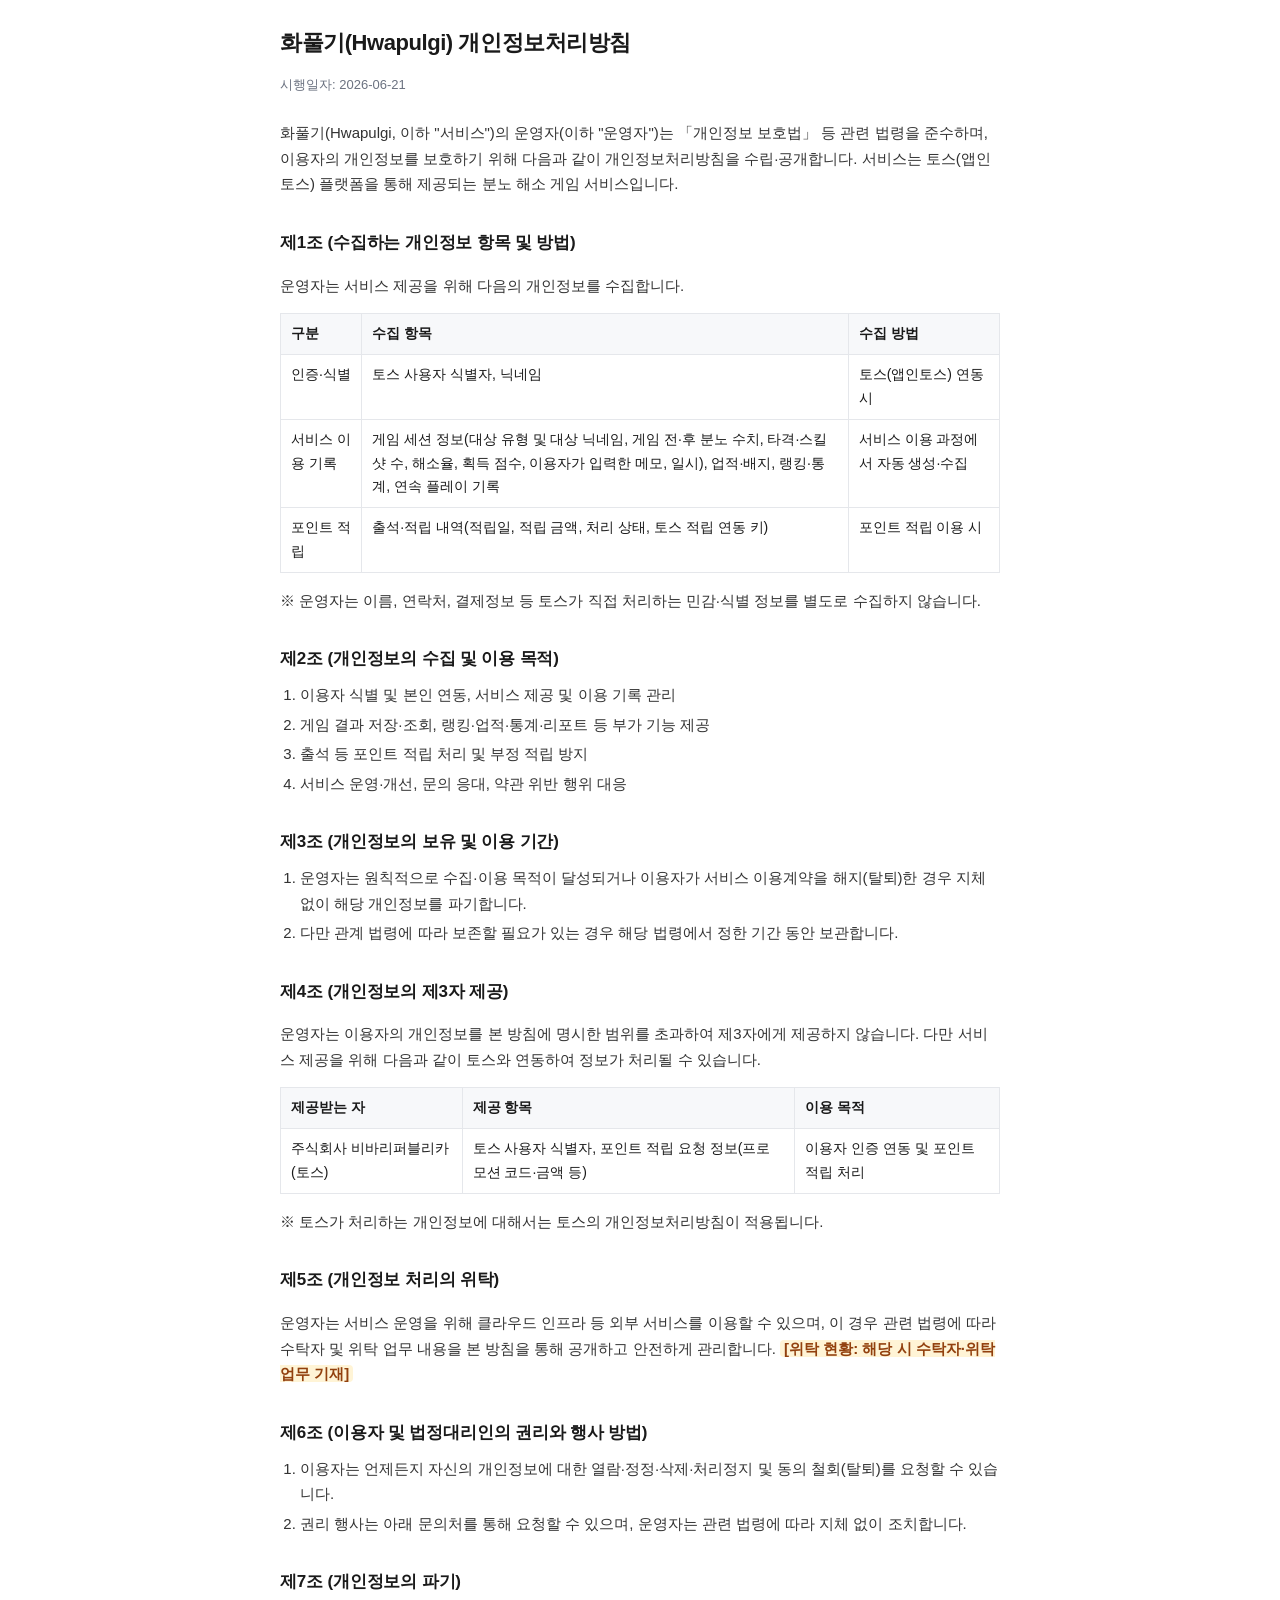
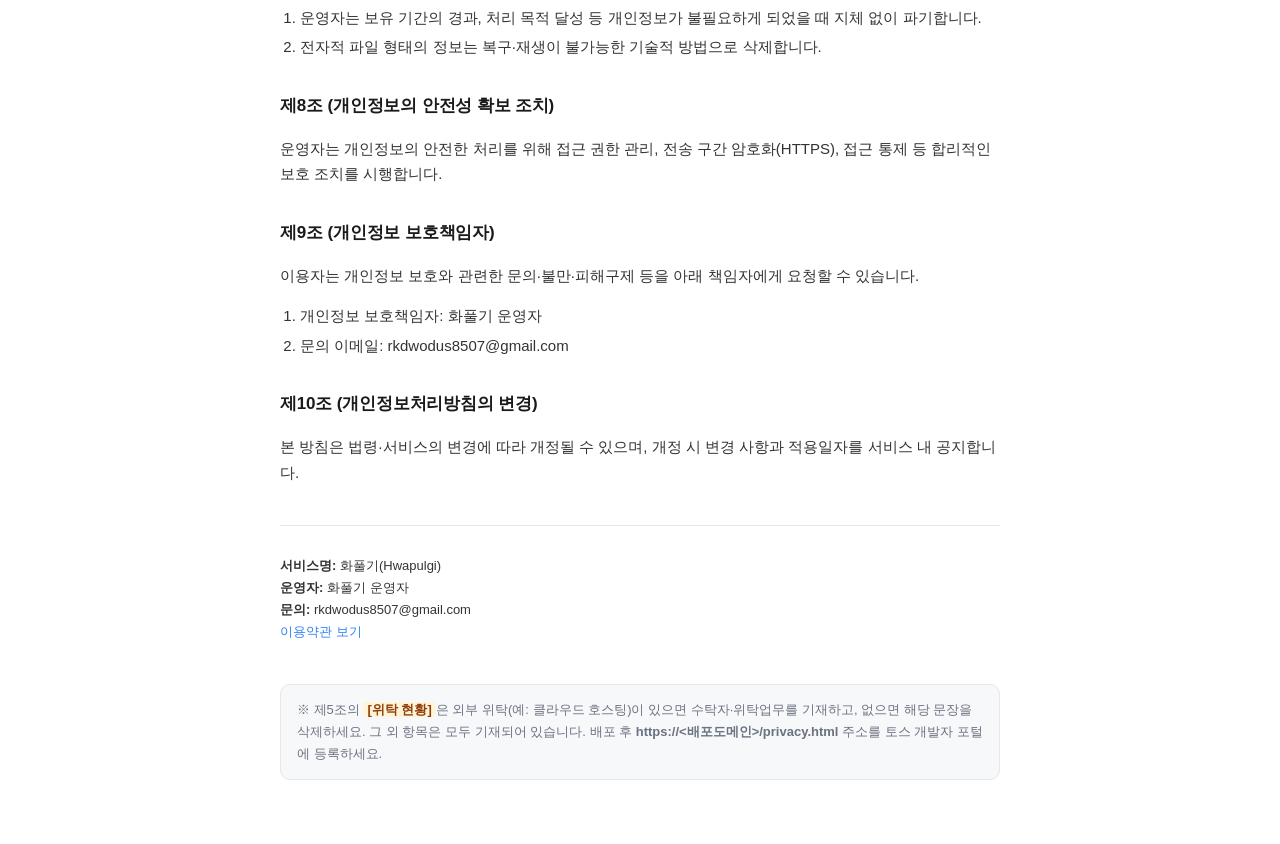
<file: src/main/resources/static/privacy.html>
<!DOCTYPE html>
<html lang="ko">
<head>
  <meta charset="UTF-8" />
  <meta name="viewport" content="width=device-width, initial-scale=1.0" />
  <meta name="robots" content="noindex" />
  <title>화풀기(Hwapulgi) 개인정보처리방침</title>
  <style>
    :root { --fg: #1a1a1a; --muted: #6b7280; --line: #e5e7eb; --accent: #3182f6; }
    * { box-sizing: border-box; }
    body {
      margin: 0;
      padding: 24px 18px 64px;
      color: var(--fg);
      background: #fff;
      font-family: -apple-system, BlinkMacSystemFont, "Apple SD Gothic Neo", "Pretendard",
                   "Malgun Gothic", "Noto Sans KR", sans-serif;
      line-height: 1.7;
      font-size: 15px;
      -webkit-text-size-adjust: 100%;
    }
    .wrap { max-width: 720px; margin: 0 auto; }
    h1 { font-size: 22px; margin: 0 0 4px; letter-spacing: -0.02em; }
    .updated { color: var(--muted); font-size: 13px; margin-bottom: 24px; }
    h2 { font-size: 17px; margin: 32px 0 8px; letter-spacing: -0.01em; }
    p, li { color: #333; }
    ol.sub { margin: 6px 0 0; padding-left: 20px; }
    ol.sub > li { margin: 4px 0; }
    a { color: var(--accent); text-decoration: none; }
    a:hover { text-decoration: underline; }
    table { width: 100%; border-collapse: collapse; margin: 10px 0; font-size: 14px; }
    th, td { border: 1px solid var(--line); padding: 8px 10px; text-align: left; vertical-align: top; }
    th { background: #f7f8fa; font-weight: 600; white-space: nowrap; }
    .note {
      margin-top: 40px; padding: 14px 16px; background: #f7f8fa;
      border: 1px solid var(--line); border-radius: 10px; font-size: 13px; color: var(--muted);
    }
    .ph { background: #fff4d6; border-radius: 4px; padding: 0 4px; color: #92400e; font-weight: 600; }
    footer { margin-top: 40px; padding-top: 16px; border-top: 1px solid var(--line);
             font-size: 13px; color: var(--muted); }
  </style>
</head>
<body>
  <div class="wrap">
    <h1>화풀기(Hwapulgi) 개인정보처리방침</h1>
    <p class="updated">시행일자: 2026-06-21</p>

    <p>화풀기(Hwapulgi, 이하 "서비스")의 운영자(이하 "운영자")는 「개인정보 보호법」 등 관련 법령을 준수하며,
       이용자의 개인정보를 보호하기 위해 다음과 같이 개인정보처리방침을 수립·공개합니다. 서비스는 토스(앱인토스)
       플랫폼을 통해 제공되는 분노 해소 게임 서비스입니다.</p>

    <h2>제1조 (수집하는 개인정보 항목 및 방법)</h2>
    <p>운영자는 서비스 제공을 위해 다음의 개인정보를 수집합니다.</p>
    <table>
      <thead>
        <tr><th>구분</th><th>수집 항목</th><th>수집 방법</th></tr>
      </thead>
      <tbody>
        <tr>
          <td>인증·식별</td>
          <td>토스 사용자 식별자, 닉네임</td>
          <td>토스(앱인토스) 연동 시</td>
        </tr>
        <tr>
          <td>서비스 이용 기록</td>
          <td>게임 세션 정보(대상 유형 및 대상 닉네임, 게임 전·후 분노 수치, 타격·스킬샷 수,
              해소율, 획득 점수, 이용자가 입력한 메모, 일시), 업적·배지, 랭킹·통계, 연속 플레이 기록</td>
          <td>서비스 이용 과정에서 자동 생성·수집</td>
        </tr>
        <tr>
          <td>포인트 적립</td>
          <td>출석·적립 내역(적립일, 적립 금액, 처리 상태, 토스 적립 연동 키)</td>
          <td>포인트 적립 이용 시</td>
        </tr>
      </tbody>
    </table>
    <p>※ 운영자는 이름, 연락처, 결제정보 등 토스가 직접 처리하는 민감·식별 정보를 별도로 수집하지 않습니다.</p>

    <h2>제2조 (개인정보의 수집 및 이용 목적)</h2>
    <ol class="sub">
      <li>이용자 식별 및 본인 연동, 서비스 제공 및 이용 기록 관리</li>
      <li>게임 결과 저장·조회, 랭킹·업적·통계·리포트 등 부가 기능 제공</li>
      <li>출석 등 포인트 적립 처리 및 부정 적립 방지</li>
      <li>서비스 운영·개선, 문의 응대, 약관 위반 행위 대응</li>
    </ol>

    <h2>제3조 (개인정보의 보유 및 이용 기간)</h2>
    <ol class="sub">
      <li>운영자는 원칙적으로 수집·이용 목적이 달성되거나 이용자가 서비스 이용계약을 해지(탈퇴)한 경우
          지체 없이 해당 개인정보를 파기합니다.</li>
      <li>다만 관계 법령에 따라 보존할 필요가 있는 경우 해당 법령에서 정한 기간 동안 보관합니다.</li>
    </ol>

    <h2>제4조 (개인정보의 제3자 제공)</h2>
    <p>운영자는 이용자의 개인정보를 본 방침에 명시한 범위를 초과하여 제3자에게 제공하지 않습니다.
       다만 서비스 제공을 위해 다음과 같이 토스와 연동하여 정보가 처리될 수 있습니다.</p>
    <table>
      <thead>
        <tr><th>제공받는 자</th><th>제공 항목</th><th>이용 목적</th></tr>
      </thead>
      <tbody>
        <tr>
          <td>주식회사 비바리퍼블리카(토스)</td>
          <td>토스 사용자 식별자, 포인트 적립 요청 정보(프로모션 코드·금액 등)</td>
          <td>이용자 인증 연동 및 포인트 적립 처리</td>
        </tr>
      </tbody>
    </table>
    <p>※ 토스가 처리하는 개인정보에 대해서는 토스의 개인정보처리방침이 적용됩니다.</p>

    <h2>제5조 (개인정보 처리의 위탁)</h2>
    <p>운영자는 서비스 운영을 위해 클라우드 인프라 등 외부 서비스를 이용할 수 있으며, 이 경우
       관련 법령에 따라 수탁자 및 위탁 업무 내용을 본 방침을 통해 공개하고 안전하게 관리합니다.
       <span class="ph">[위탁 현황: 해당 시 수탁자·위탁업무 기재]</span></p>

    <h2>제6조 (이용자 및 법정대리인의 권리와 행사 방법)</h2>
    <ol class="sub">
      <li>이용자는 언제든지 자신의 개인정보에 대한 열람·정정·삭제·처리정지 및 동의 철회(탈퇴)를 요청할 수 있습니다.</li>
      <li>권리 행사는 아래 문의처를 통해 요청할 수 있으며, 운영자는 관련 법령에 따라 지체 없이 조치합니다.</li>
    </ol>

    <h2>제7조 (개인정보의 파기)</h2>
    <ol class="sub">
      <li>운영자는 보유 기간의 경과, 처리 목적 달성 등 개인정보가 불필요하게 되었을 때 지체 없이 파기합니다.</li>
      <li>전자적 파일 형태의 정보는 복구·재생이 불가능한 기술적 방법으로 삭제합니다.</li>
    </ol>

    <h2>제8조 (개인정보의 안전성 확보 조치)</h2>
    <p>운영자는 개인정보의 안전한 처리를 위해 접근 권한 관리, 전송 구간 암호화(HTTPS),
       접근 통제 등 합리적인 보호 조치를 시행합니다.</p>

    <h2>제9조 (개인정보 보호책임자)</h2>
    <p>이용자는 개인정보 보호와 관련한 문의·불만·피해구제 등을 아래 책임자에게 요청할 수 있습니다.</p>
    <ol class="sub">
      <li>개인정보 보호책임자: 화풀기 운영자</li>
      <li>문의 이메일: rkdwodus8507@gmail.com</li>
    </ol>

    <h2>제10조 (개인정보처리방침의 변경)</h2>
    <p>본 방침은 법령·서비스의 변경에 따라 개정될 수 있으며, 개정 시 변경 사항과 적용일자를
       서비스 내 공지합니다.</p>

    <footer>
      <p><strong>서비스명:</strong> 화풀기(Hwapulgi)<br />
         <strong>운영자:</strong> 화풀기 운영자<br />
         <strong>문의:</strong> rkdwodus8507@gmail.com<br />
         <a href="/terms.html">이용약관 보기</a></p>
    </footer>

    <div class="note">
      ※ 제5조의 <span class="ph">[위탁 현황]</span>은 외부 위탁(예: 클라우드 호스팅)이 있으면
      수탁자·위탁업무를 기재하고, 없으면 해당 문장을 삭제하세요. 그 외 항목은 모두 기재되어 있습니다.
      배포 후 <strong>https://&lt;배포도메인&gt;/privacy.html</strong> 주소를 토스 개발자 포털에 등록하세요.
    </div>
  </div>
</body>
</html>
</file>
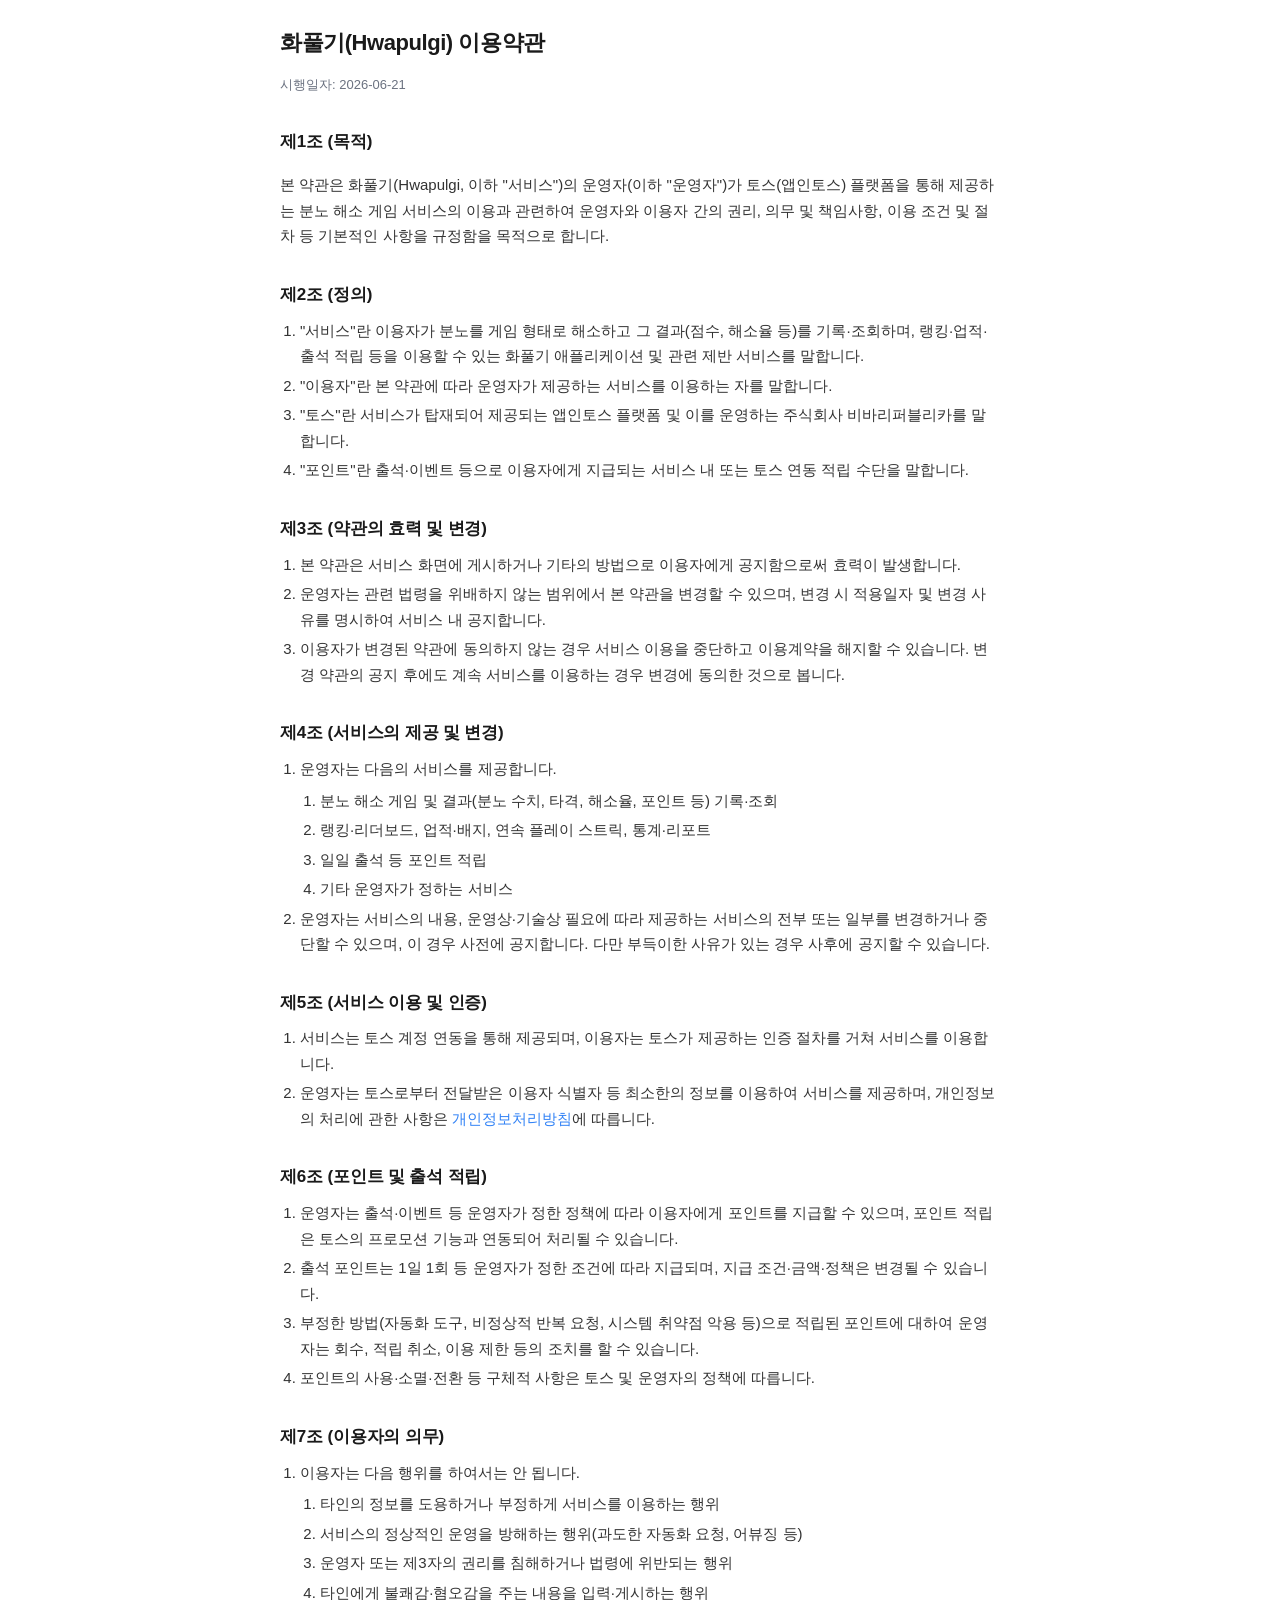
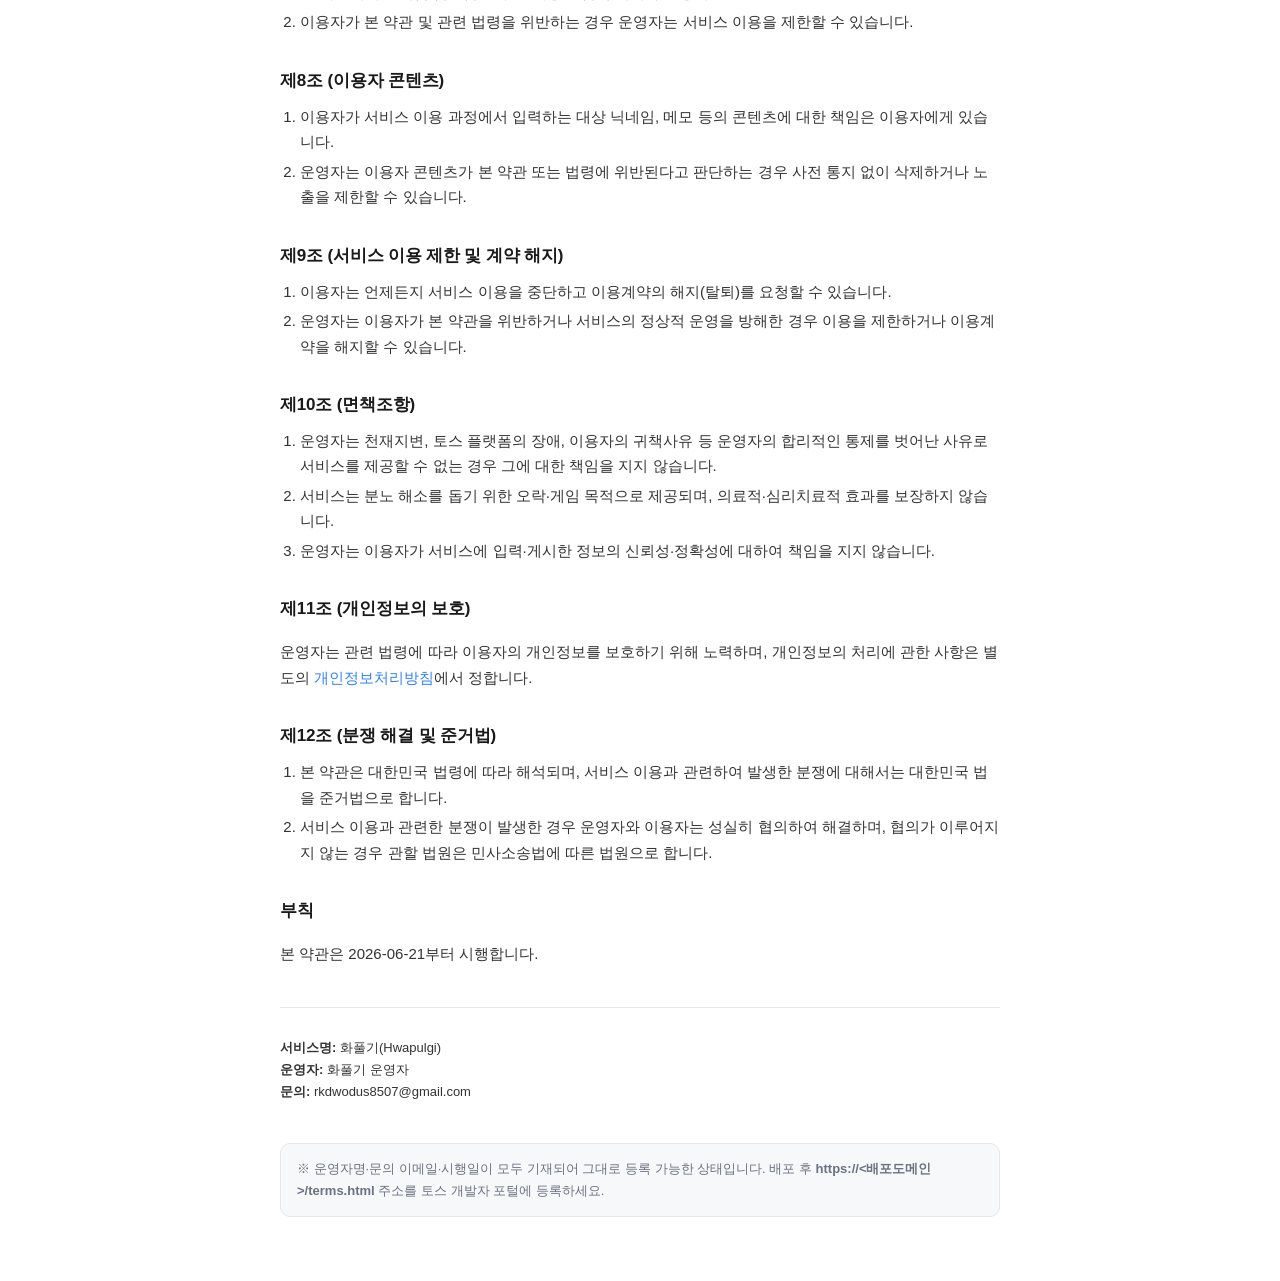
<file: src/main/resources/static/terms.html>
<!DOCTYPE html>
<html lang="ko">
<head>
  <meta charset="UTF-8" />
  <meta name="viewport" content="width=device-width, initial-scale=1.0" />
  <meta name="robots" content="noindex" />
  <title>화풀기(Hwapulgi) 이용약관</title>
  <style>
    :root { --fg: #1a1a1a; --muted: #6b7280; --line: #e5e7eb; --accent: #3182f6; }
    * { box-sizing: border-box; }
    body {
      margin: 0;
      padding: 24px 18px 64px;
      color: var(--fg);
      background: #fff;
      font-family: -apple-system, BlinkMacSystemFont, "Apple SD Gothic Neo", "Pretendard",
                   "Malgun Gothic", "Noto Sans KR", sans-serif;
      line-height: 1.7;
      font-size: 15px;
      -webkit-text-size-adjust: 100%;
    }
    .wrap { max-width: 720px; margin: 0 auto; }
    h1 { font-size: 22px; margin: 0 0 4px; letter-spacing: -0.02em; }
    .updated { color: var(--muted); font-size: 13px; margin-bottom: 24px; }
    h2 { font-size: 17px; margin: 32px 0 8px; letter-spacing: -0.01em; }
    p, li { color: #333; }
    ol.articles { padding: 0; margin: 0; list-style: none; counter-reset: art; }
    ol.sub { margin: 6px 0 0; padding-left: 20px; }
    ol.sub > li { margin: 4px 0; }
    a { color: var(--accent); text-decoration: none; }
    a:hover { text-decoration: underline; }
    .note {
      margin-top: 40px; padding: 14px 16px; background: #f7f8fa;
      border: 1px solid var(--line); border-radius: 10px; font-size: 13px; color: var(--muted);
    }
    .ph { background: #fff4d6; border-radius: 4px; padding: 0 4px; color: #92400e; font-weight: 600; }
    footer { margin-top: 40px; padding-top: 16px; border-top: 1px solid var(--line);
             font-size: 13px; color: var(--muted); }
  </style>
</head>
<body>
  <div class="wrap">
    <h1>화풀기(Hwapulgi) 이용약관</h1>
    <p class="updated">시행일자: 2026-06-21</p>

    <h2>제1조 (목적)</h2>
    <p>본 약관은 화풀기(Hwapulgi, 이하 "서비스")의 운영자(이하 "운영자")가 토스(앱인토스) 플랫폼을 통해
       제공하는 분노 해소 게임 서비스의 이용과 관련하여 운영자와 이용자 간의 권리, 의무 및 책임사항,
       이용 조건 및 절차 등 기본적인 사항을 규정함을 목적으로 합니다.</p>

    <h2>제2조 (정의)</h2>
    <ol class="sub">
      <li>"서비스"란 이용자가 분노를 게임 형태로 해소하고 그 결과(점수, 해소율 등)를 기록·조회하며,
          랭킹·업적·출석 적립 등을 이용할 수 있는 화풀기 애플리케이션 및 관련 제반 서비스를 말합니다.</li>
      <li>"이용자"란 본 약관에 따라 운영자가 제공하는 서비스를 이용하는 자를 말합니다.</li>
      <li>"토스"란 서비스가 탑재되어 제공되는 앱인토스 플랫폼 및 이를 운영하는 주식회사 비바리퍼블리카를 말합니다.</li>
      <li>"포인트"란 출석·이벤트 등으로 이용자에게 지급되는 서비스 내 또는 토스 연동 적립 수단을 말합니다.</li>
    </ol>

    <h2>제3조 (약관의 효력 및 변경)</h2>
    <ol class="sub">
      <li>본 약관은 서비스 화면에 게시하거나 기타의 방법으로 이용자에게 공지함으로써 효력이 발생합니다.</li>
      <li>운영자는 관련 법령을 위배하지 않는 범위에서 본 약관을 변경할 수 있으며, 변경 시 적용일자 및
          변경 사유를 명시하여 서비스 내 공지합니다.</li>
      <li>이용자가 변경된 약관에 동의하지 않는 경우 서비스 이용을 중단하고 이용계약을 해지할 수 있습니다.
          변경 약관의 공지 후에도 계속 서비스를 이용하는 경우 변경에 동의한 것으로 봅니다.</li>
    </ol>

    <h2>제4조 (서비스의 제공 및 변경)</h2>
    <ol class="sub">
      <li>운영자는 다음의 서비스를 제공합니다.
        <ol class="sub">
          <li>분노 해소 게임 및 결과(분노 수치, 타격, 해소율, 포인트 등) 기록·조회</li>
          <li>랭킹·리더보드, 업적·배지, 연속 플레이 스트릭, 통계·리포트</li>
          <li>일일 출석 등 포인트 적립</li>
          <li>기타 운영자가 정하는 서비스</li>
        </ol>
      </li>
      <li>운영자는 서비스의 내용, 운영상·기술상 필요에 따라 제공하는 서비스의 전부 또는 일부를
          변경하거나 중단할 수 있으며, 이 경우 사전에 공지합니다. 다만 부득이한 사유가 있는 경우
          사후에 공지할 수 있습니다.</li>
    </ol>

    <h2>제5조 (서비스 이용 및 인증)</h2>
    <ol class="sub">
      <li>서비스는 토스 계정 연동을 통해 제공되며, 이용자는 토스가 제공하는 인증 절차를 거쳐 서비스를 이용합니다.</li>
      <li>운영자는 토스로부터 전달받은 이용자 식별자 등 최소한의 정보를 이용하여 서비스를 제공하며,
          개인정보의 처리에 관한 사항은 <a href="/privacy.html">개인정보처리방침</a>에 따릅니다.</li>
    </ol>

    <h2>제6조 (포인트 및 출석 적립)</h2>
    <ol class="sub">
      <li>운영자는 출석·이벤트 등 운영자가 정한 정책에 따라 이용자에게 포인트를 지급할 수 있으며,
          포인트 적립은 토스의 프로모션 기능과 연동되어 처리될 수 있습니다.</li>
      <li>출석 포인트는 1일 1회 등 운영자가 정한 조건에 따라 지급되며, 지급 조건·금액·정책은 변경될 수 있습니다.</li>
      <li>부정한 방법(자동화 도구, 비정상적 반복 요청, 시스템 취약점 악용 등)으로 적립된 포인트에 대하여
          운영자는 회수, 적립 취소, 이용 제한 등의 조치를 할 수 있습니다.</li>
      <li>포인트의 사용·소멸·전환 등 구체적 사항은 토스 및 운영자의 정책에 따릅니다.</li>
    </ol>

    <h2>제7조 (이용자의 의무)</h2>
    <ol class="sub">
      <li>이용자는 다음 행위를 하여서는 안 됩니다.
        <ol class="sub">
          <li>타인의 정보를 도용하거나 부정하게 서비스를 이용하는 행위</li>
          <li>서비스의 정상적인 운영을 방해하는 행위(과도한 자동화 요청, 어뷰징 등)</li>
          <li>운영자 또는 제3자의 권리를 침해하거나 법령에 위반되는 행위</li>
          <li>타인에게 불쾌감·혐오감을 주는 내용을 입력·게시하는 행위</li>
        </ol>
      </li>
      <li>이용자가 본 약관 및 관련 법령을 위반하는 경우 운영자는 서비스 이용을 제한할 수 있습니다.</li>
    </ol>

    <h2>제8조 (이용자 콘텐츠)</h2>
    <ol class="sub">
      <li>이용자가 서비스 이용 과정에서 입력하는 대상 닉네임, 메모 등의 콘텐츠에 대한 책임은 이용자에게 있습니다.</li>
      <li>운영자는 이용자 콘텐츠가 본 약관 또는 법령에 위반된다고 판단하는 경우 사전 통지 없이
          삭제하거나 노출을 제한할 수 있습니다.</li>
    </ol>

    <h2>제9조 (서비스 이용 제한 및 계약 해지)</h2>
    <ol class="sub">
      <li>이용자는 언제든지 서비스 이용을 중단하고 이용계약의 해지(탈퇴)를 요청할 수 있습니다.</li>
      <li>운영자는 이용자가 본 약관을 위반하거나 서비스의 정상적 운영을 방해한 경우 이용을 제한하거나
          이용계약을 해지할 수 있습니다.</li>
    </ol>

    <h2>제10조 (면책조항)</h2>
    <ol class="sub">
      <li>운영자는 천재지변, 토스 플랫폼의 장애, 이용자의 귀책사유 등 운영자의 합리적인 통제를 벗어난
          사유로 서비스를 제공할 수 없는 경우 그에 대한 책임을 지지 않습니다.</li>
      <li>서비스는 분노 해소를 돕기 위한 오락·게임 목적으로 제공되며, 의료적·심리치료적 효과를 보장하지 않습니다.</li>
      <li>운영자는 이용자가 서비스에 입력·게시한 정보의 신뢰성·정확성에 대하여 책임을 지지 않습니다.</li>
    </ol>

    <h2>제11조 (개인정보의 보호)</h2>
    <p>운영자는 관련 법령에 따라 이용자의 개인정보를 보호하기 위해 노력하며, 개인정보의 처리에 관한
       사항은 별도의 <a href="/privacy.html">개인정보처리방침</a>에서 정합니다.</p>

    <h2>제12조 (분쟁 해결 및 준거법)</h2>
    <ol class="sub">
      <li>본 약관은 대한민국 법령에 따라 해석되며, 서비스 이용과 관련하여 발생한 분쟁에 대해서는
          대한민국 법을 준거법으로 합니다.</li>
      <li>서비스 이용과 관련한 분쟁이 발생한 경우 운영자와 이용자는 성실히 협의하여 해결하며,
          협의가 이루어지지 않는 경우 관할 법원은 민사소송법에 따른 법원으로 합니다.</li>
    </ol>

    <h2>부칙</h2>
    <p>본 약관은 2026-06-21부터 시행합니다.</p>

    <footer>
      <p><strong>서비스명:</strong> 화풀기(Hwapulgi)<br />
         <strong>운영자:</strong> 화풀기 운영자<br />
         <strong>문의:</strong> rkdwodus8507@gmail.com</p>
    </footer>

    <div class="note">
      ※ 운영자명·문의 이메일·시행일이 모두 기재되어 그대로 등록 가능한 상태입니다.
      배포 후 <strong>https://&lt;배포도메인&gt;/terms.html</strong> 주소를 토스 개발자 포털에 등록하세요.
    </div>
  </div>
</body>
</html>
</file>
